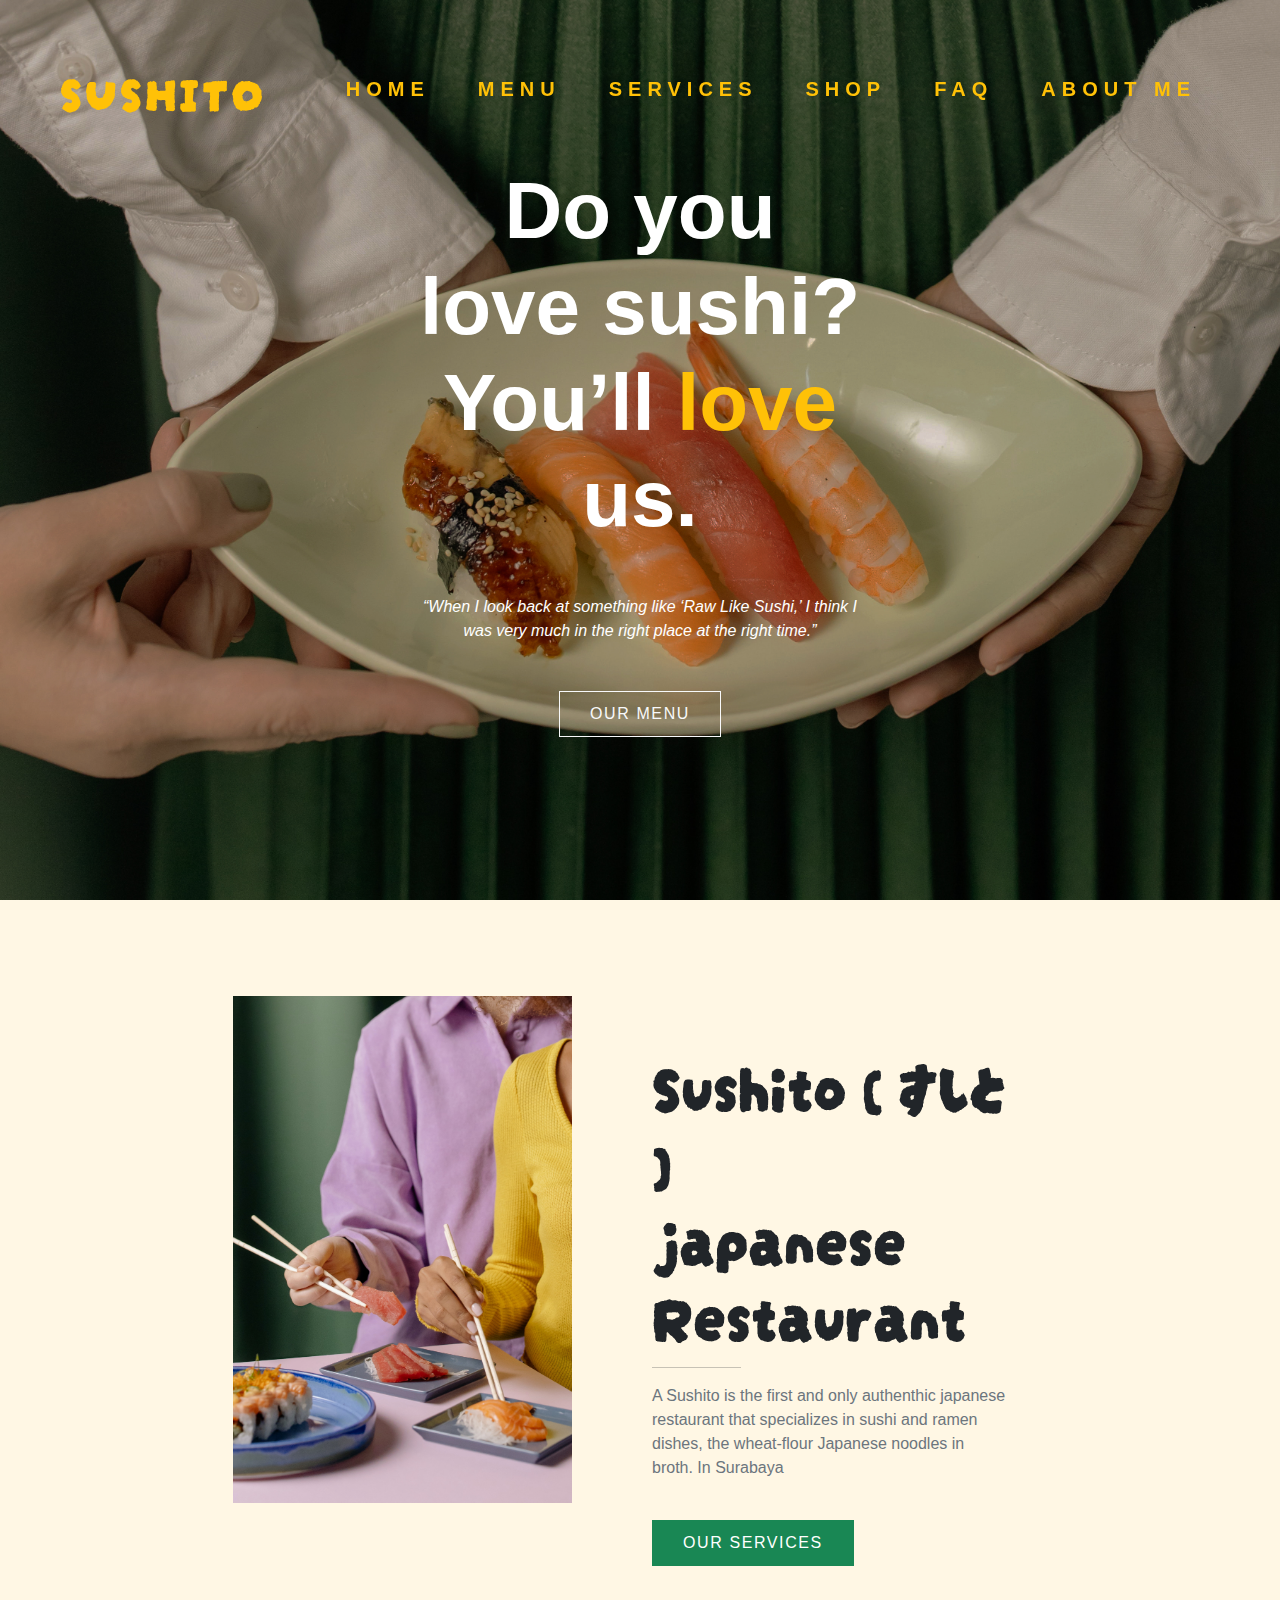
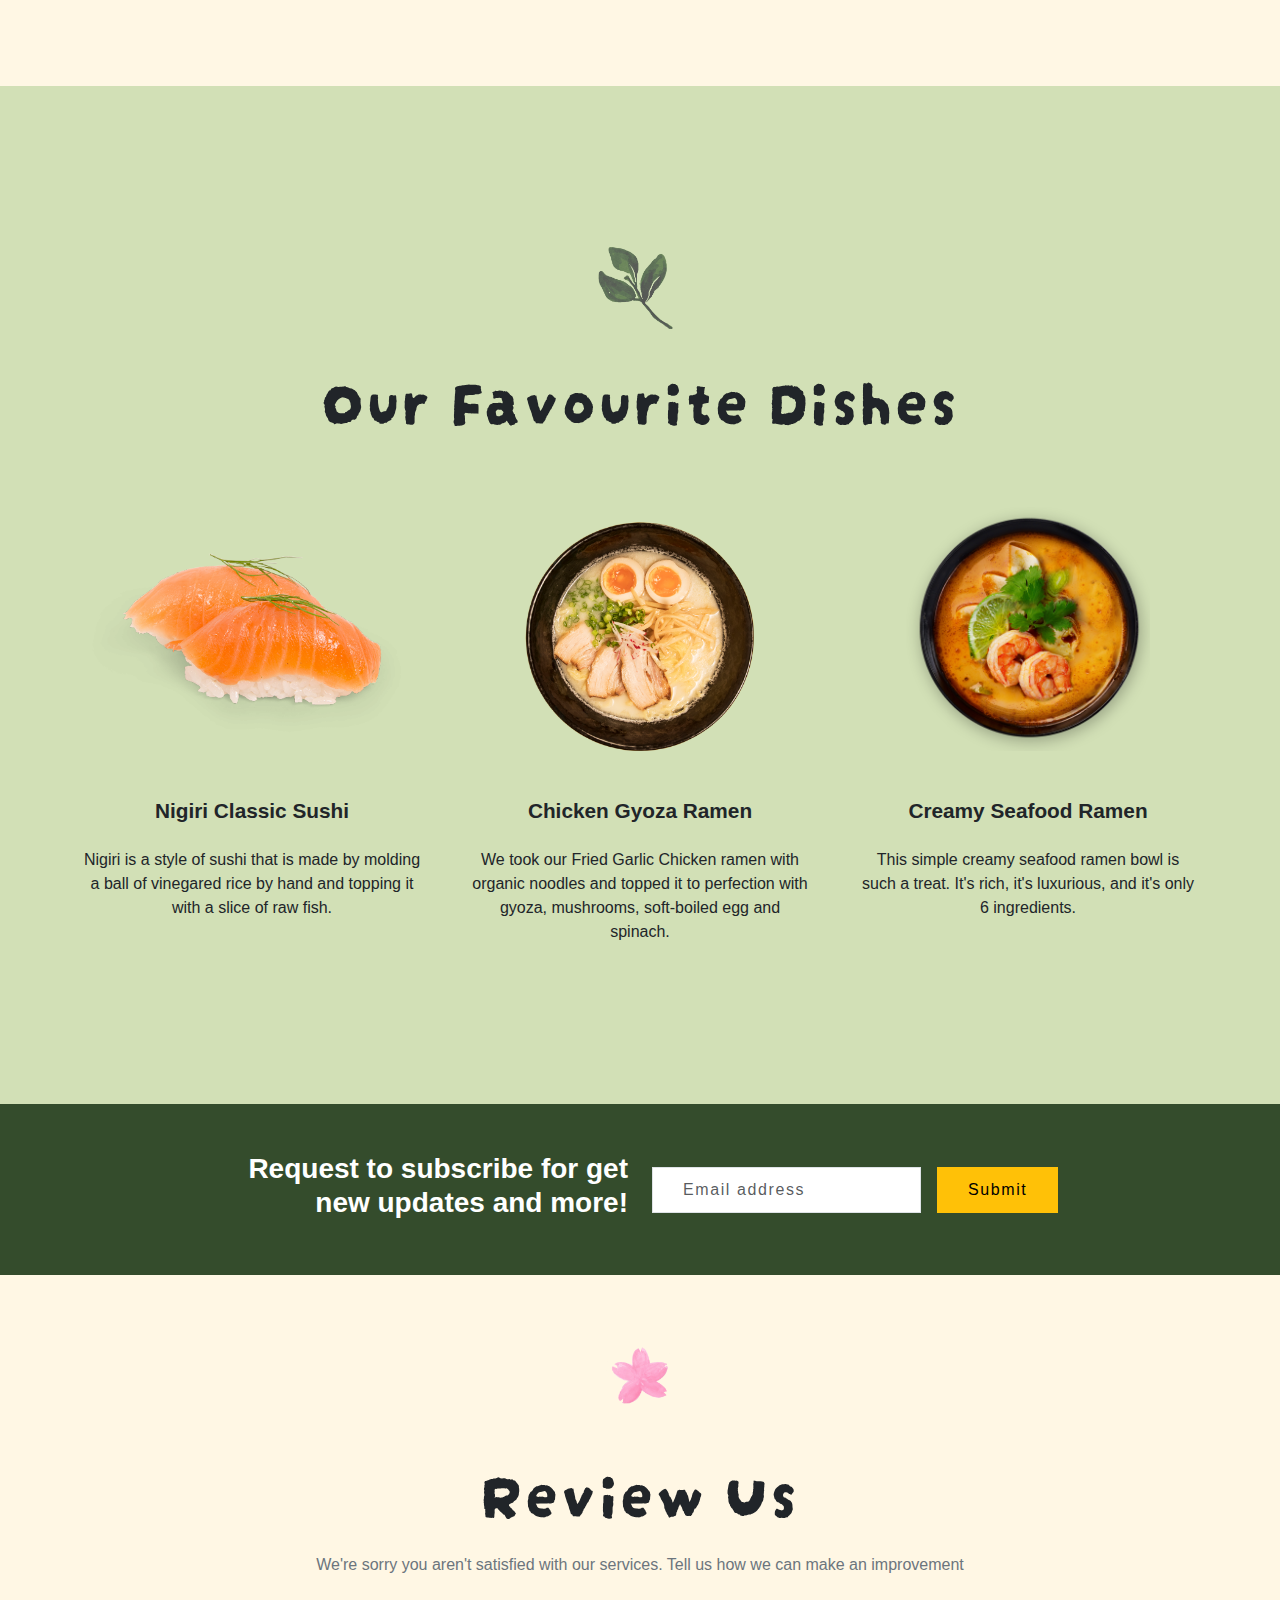
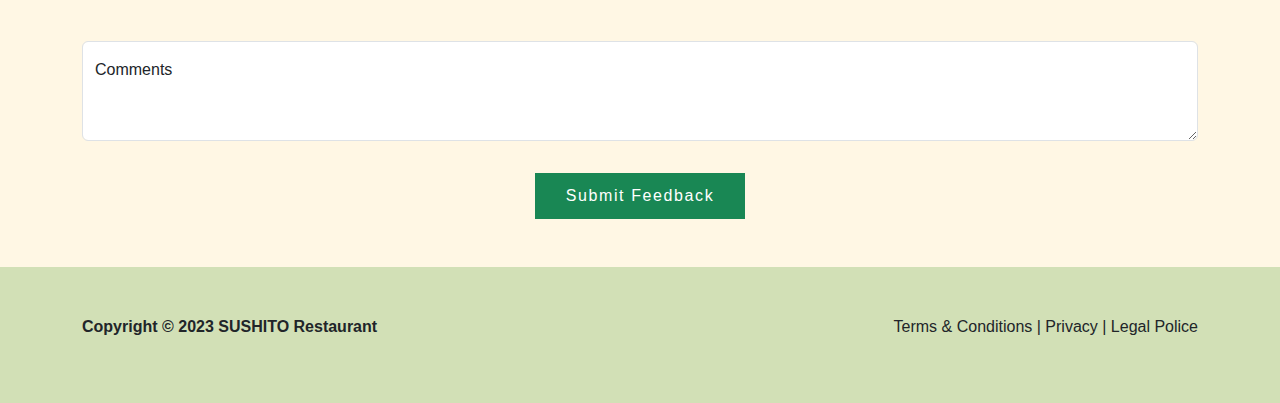
<file: index.html>
<!DOCTYPE html>
<html lang="en">
<head>
  <meta charset="UTF-8">
  <meta http-equiv="X-UA-Compatible" content="IE=edge">
  <meta name="viewport" content="width=device-width, initial-scale=1.0">
  <title>Home</title>
  <!-- link font -->
  <link rel="preconnect" href="https://fonts.googleapis.com">
  <link rel="preconnect" href="https://fonts.gstatic.com" crossorigin>
  <link href="https://fonts.googleapis.com/css2?family=Montserrat:ital,wght@0,100;0,200;0,300;0,400;0,500;0,600;0,700;0,800;1,100;1,200;1,300;1,400;1,500;1,600;1,700;1,800&display=swap" rel="stylesheet">
  <style>
    @import url('https://fonts.googleapis.com/css2?family=Montserrat:ital,wght@0,100;0,200;0,300;0,400;0,500;0,600;0,700;0,800;1,100;1,200;1,300;1,400;1,500;1,600;1,700;1,800&display=swap');
  </style>
  <link href="https://fonts.googleapis.com/css2?family=Darumadrop+One&family=Montserrat:ital,wght@0,100;0,200;0,300;0,400;0,500;0,600;0,700;0,800;1,100;1,200;1,300;1,400;1,500;1,600;1,700;1,800&display=swap" rel="stylesheet">
  <link href="https://fonts.cdnfonts.com/css/cerebri-sans" rel="stylesheet">
  <style>
    @import url('https://fonts.cdnfonts.com/css/cerebri-sans');
  </style>
  <link href="https://fonts.cdnfonts.com/css/chavter" rel="stylesheet">
  <style>
    @import url('https://fonts.cdnfonts.com/css/chavter');
  </style>
  <link href="https://fonts.cdnfonts.com/css/hakuna-sans" rel="stylesheet">
  <style>
    @import url('https://fonts.cdnfonts.com/css/hakuna-sans');
  </style>
  <link href="https://fonts.cdnfonts.com/css/dairing" rel="stylesheet">
  <style>
    @import url('https://fonts.cdnfonts.com/css/dairing');
  </style>

  <!-- link css -->
  <link rel="stylesheet" href="styles.css">
  <!-- link bootstrap -->
  <link rel="stylesheet" href="https://cdn.jsdelivr.net/npm/bootstrap@5.3.0-alpha3/dist/css/bootstrap.min.css">
  <script src="https://cdn.jsdelivr.net/npm/bootstrap@5.3.0-alpha3/dist/js/bootstrap.bundle.min.js"></script>
</head>
<body>
  <nav class="navbar navbar-expand-lg fixed-top p-5 fw-bold" style="background-color: #79111100;">
    <div class="container-fluid">
      <a class="navbar-brand text-warning" style="font-family: 'Darumadrop One', cursive;letter-spacing: 3px;
      font-weight: bolder; font-size: 3rem;" href="#">SUSHITO</a>
      <button class="navbar-toggler bg-warning" type="button" data-bs-toggle="collapse" data-bs-target="#navbarNavAltMarkup" aria-controls="navbarNavAltMarkup" aria-expanded="false" aria-label="Toggle navigation">
        <span class="navbar-toggler-icon"></span>
      </button>
      <div class="collapse navbar-collapse" id="navbarNavAltMarkup">
        <div class="navbar-nav ms-auto fs-5 nav-sec " style="letter-spacing: 6px;">
          <a class="nav-link active px-4 text-warning" aria-current="page" href="#">HOME</a>
          <a class="nav-link px-4 text-warning" href="menu.html">MENU</a>
          <a class="nav-link px-4 text-warning" href="services.html">SERVICES</a>
          <a class="nav-link px-4 text-warning" href="shop.html">SHOP</a>
          <a class="nav-link px-4 text-warning" href="faq.html">FAQ</a>
          <a class="nav-link px-4 text-warning" href="about.html">ABOUT ME</a>
        </div>
      </div>
    </div>
  </nav>
  <div class="container-fluid bg-img">
    <div class="container d-flex align-items-center justify-content-center text-center h-100">
      <div class="txt-header">
        <h1 class="mb-5 fw-bold display-1" style="color:white; filter: brightness(1);">Do you love sushi? You’ll <span class="text-warning">love</span> us.</h1>
        <p class="text-white mb-5" style="font-style: italic;">
          “When I look back at something like ‘Raw Like Sushi,’ I think I was very much in the right place at the right time.”
        </p>
        <a class="btn btn-outline-light" href="menu.html" role="button" style=" box-sizing: border-box;
        border-radius: 0px;
        padding: 10px 30px;
        letter-spacing: 0.1rem;">OUR MENU</a>
      </div>
    </div>
  </div>
  <div class="container-fluid section-welcome">
    <div class="container py-5 text-center">
      <!-- <img src="assets/sep.png" alt="" class="py-5 img-fluid mx-auto"> -->
      <div class="row py-5">
        <div class="col-5 offset-1">
          <img src="assets/org.jpg" alt="" class="img-fluid w-75">
        </div>
        <div class="col-4 text-start">
          <div class="display-3 pt-5 fw-bold" style="font-family: 'Darumadrop One', cursive;">Sushito ( すしと )
          <br>japanese Restaurant</div>
          <hr class="w-25">
          <p class="text-secondary">A Sushito is the first and only authenthic japanese restaurant that specializes in sushi and ramen dishes, the wheat-flour Japanese noodles in broth. In Surabaya</p>
          <a class="btn btn-success my-4" href="services.html" role="button" style="box-sizing: border-box;
          border-radius: 0px;
          padding: 10px 30px;
          letter-spacing: 0.1rem;">OUR SERVICES</a>
        </div>
      </div>
    </div>
  </div>
  <div class="container-fluid section-dishes">
    <div class="container align-items-center section-dishes-content">
      <div class=" text-center section-dishes-txt">
        <img src="assets/sep.png" class="img-fluid mx-auto img-sep" alt="">
        <h1 class="section-dishes-txt py-3">Our Favourite Dishes</h1>
      </div>
      <div class="row gx-5">
        <div class="col-12 col-md-4 text-center">
          <img class="img-fluid" src="assets/sushi.png" alt="">
          <h3 class="fw-bold mb-4 dish-title">Nigiri Classic Sushi</h3>
          <p>Nigiri is a style of sushi that is made by molding a ball of vinegared rice by hand and topping it with a slice of raw fish. </p>
        </div>
        <div class="col-12 col-md-4 text-center">
          <img class="img-fluid p-5" src="assets/ramen.png" alt="">
          <h3 class="fw-bold mb-4 dish-title">Chicken Gyoza Ramen</h3>
          <p>We took our Fried Garlic Chicken ramen with organic noodles and topped it to perfection with gyoza, mushrooms, soft-boiled egg and spinach. </p>
        </div>
        <div class="col-12 col-md-4 text-center">
          <img class="img-fluid p-5" src="assets/ramen2.png" alt="">
          <h3 class="fw-bold mb-4 dish-title">Creamy Seafood Ramen</h3>
          <p>This simple creamy seafood ramen bowl is such a treat. It's rich, it's luxurious, and it's only 6 ingredients. </p>
        </div>
      </div>
    </div>
  </div>
  <div class="container-fluid section-subs text-white">
    <div class="container py-5">
      <div class="row">
        <div class="col-6 text-end">
          <h3 class="fw-bold">Request to subscribe for get
            <br>
            new updates and more!</h3>
        </div>
        <div class="col-6 text-center d-flex align-items-center">
          <form class="row row-cols-lg-auto g-3 align-items-center">
            <div class="col-12">
              <label class="visually-hidden" for="inlineFormInputGroupUsername">Username</label>
              <div class="input-group">
                <input type="text" class="form-control" id="inlineFormInputGroupUsername" placeholder="Email address" style="box-sizing: border-box;
                border-radius: 0px;
                padding: 10px 30px;
                letter-spacing: 0.1rem;">
              </div>
            </div> 
            <div class="col-12">
              <button type="submit" class="btn btn-warning" style="box-sizing: border-box;
              border-radius: 0px;
              padding: 10px 30px;
              letter-spacing: 0.1rem;">Submit</button>
            </div>
          </form>
        </div>
      </div>
    </div>
  </div>
  <div class="container-fluid text-center section-review">
    <div class="container py-5">
      <img src="assets/sep2.png" class="img-fluid mx-auto img-sep-2 py-3" alt="">
      <div class="pb-5">
        <div class="py-3 txt-review-title">Review Us</div>
        <p class="text-secondary">We're sorry you aren't satisfied with our services.
        Tell us how we can make an improvement</p>
      </div>
      <div class="form-floating d-flex justify-content-center">
        <textarea class="form-control" placeholder="Leave a comment here" id="floatingTextarea2" style="height: 100px;"></textarea>
        <label for="floatingTextarea2">Comments</label>
      </div>

      <div class="py-3"></div>
      <button type="button" class="btn btn-success" data-bs-toggle="modal" data-bs-target="#exampleModal" style="box-sizing: border-box;
      border-radius: 0px;
      padding: 10px 30px;
      letter-spacing: 0.1rem;">
        Submit Feedback
      </button>

      <div class="modal fade" id="exampleModal" tabindex="-1" aria-labelledby="exampleModalLabel" aria-hidden="true">
        <div class="modal-dialog">
          <div class="modal-content p-3">
            <div class="modal-body">
              <p class="fw-bold">Submitted</p>
              Thanks so much for sharing your experience with us. We hope to see you again soon.
            </div>
              <button type="button" class="btn btn-success" data-bs-dismiss="modal">Close</button>
          </div>
        </div>
      </div>
    </div>
  </div>
  <footer>
    <div class="container py-5 d-flex justify-content-between">
      <p class="fw-bold"> Copyright &copy; 2023 SUSHITO Restaurant</p>
      <p>Terms & Conditions | Privacy | Legal Police</p>
    </div>
  </footer>
</body>
</html>
</file>
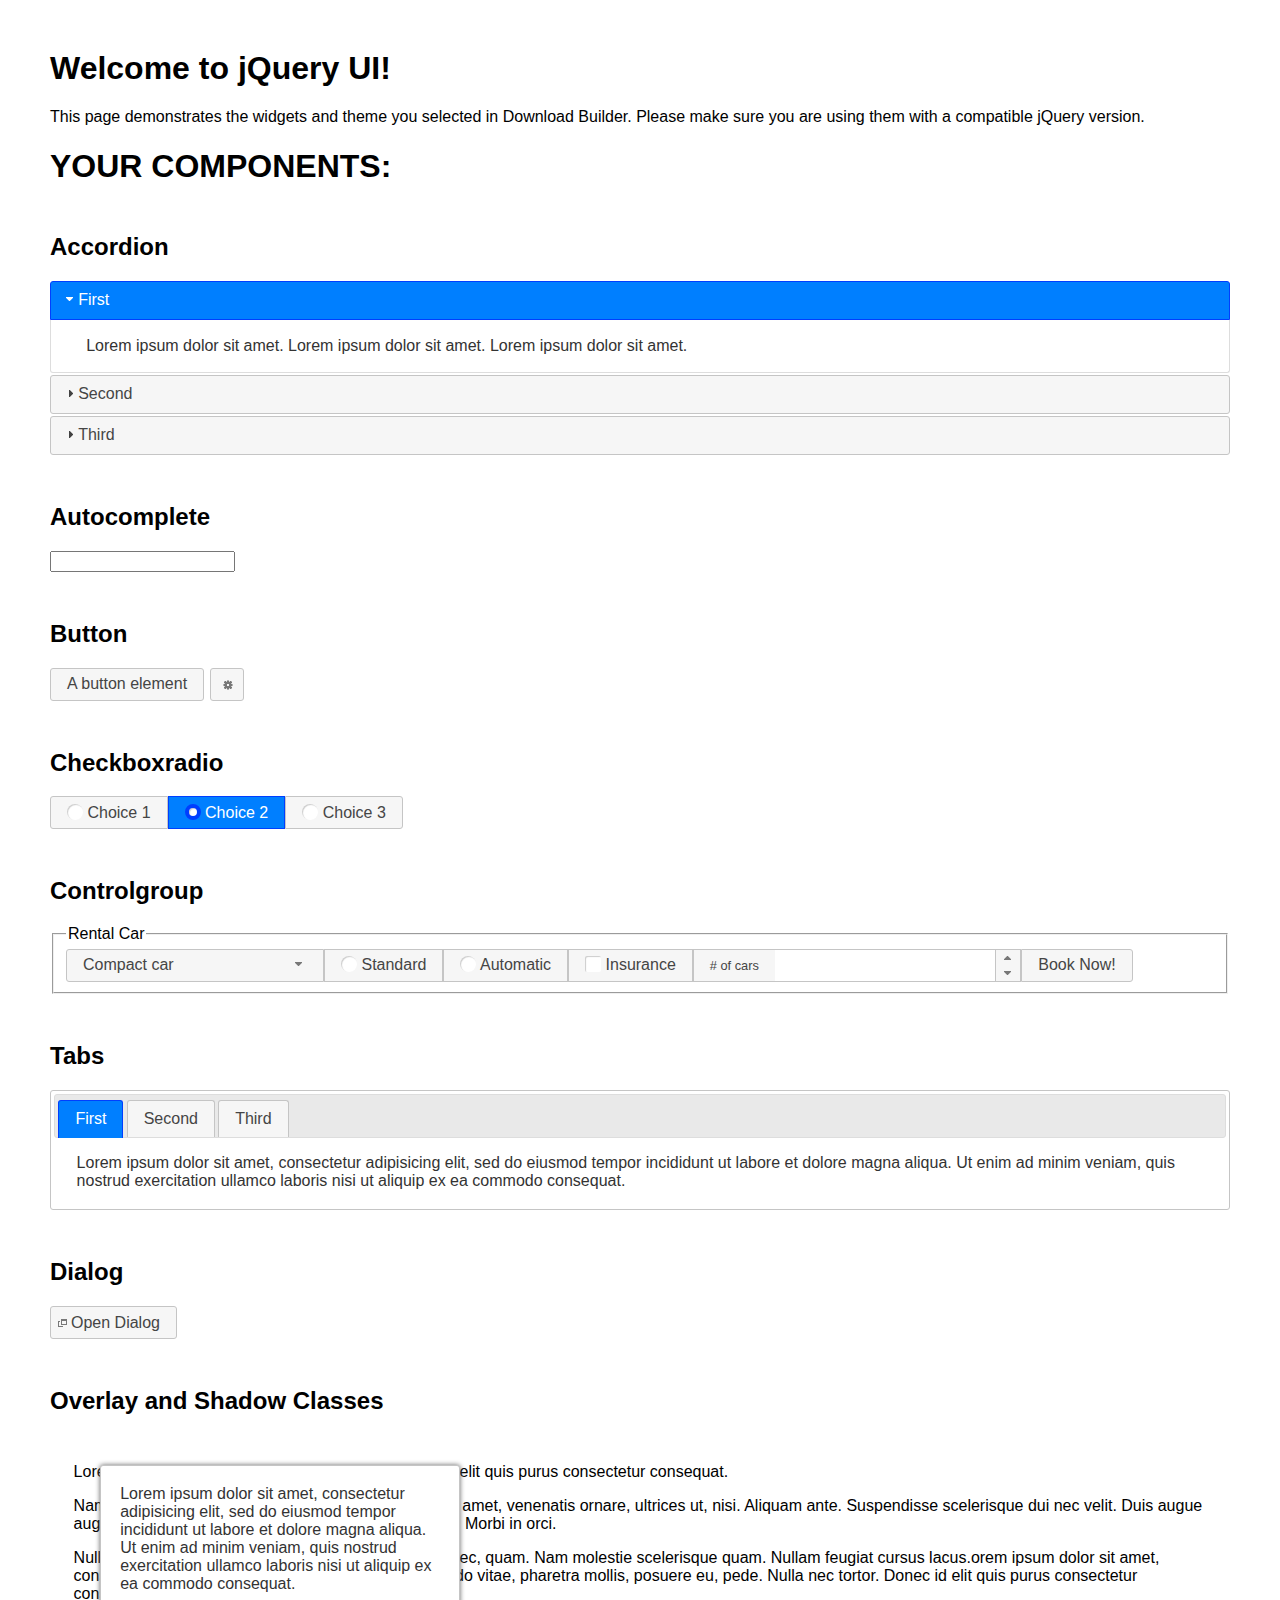
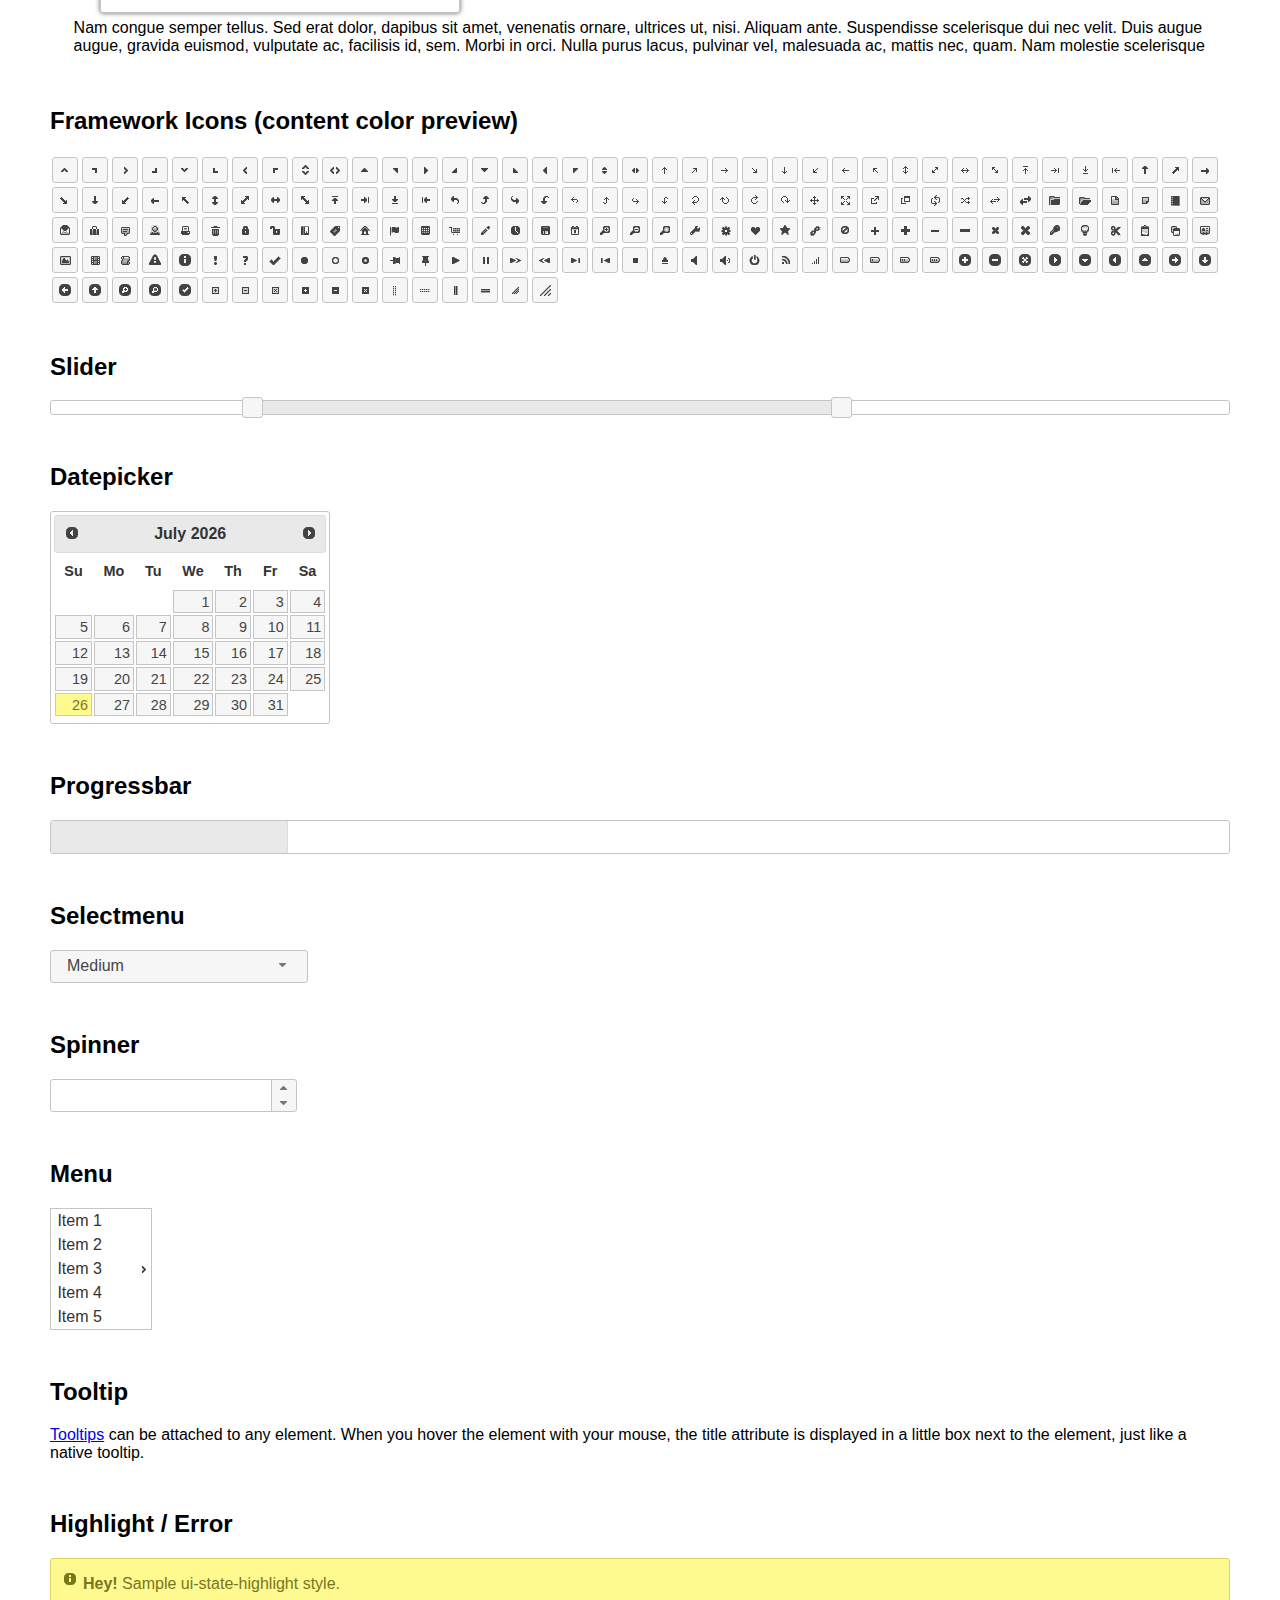
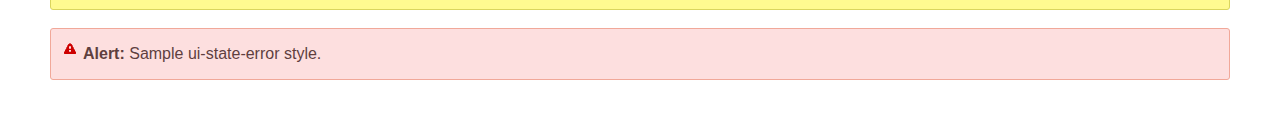
<file: js/index.html>
<!doctype html>
<html lang="us">
<head>
	<meta charset="utf-8">
	<title>jQuery UI Example Page</title>
	<link href="jquery-ui.css" rel="stylesheet">
	<style>
	body{
		font-family: "Trebuchet MS", sans-serif;
		margin: 50px;
	}
	.demoHeaders {
		margin-top: 2em;
	}
	#dialog-link {
		padding: .4em 1em .4em 20px;
		text-decoration: none;
		position: relative;
	}
	#dialog-link span.ui-icon {
		margin: 0 5px 0 0;
		position: absolute;
		left: .2em;
		top: 50%;
		margin-top: -8px;
	}
	#icons {
		margin: 0;
		padding: 0;
	}
	#icons li {
		margin: 2px;
		position: relative;
		padding: 4px 0;
		cursor: pointer;
		float: left;
		list-style: none;
	}
	#icons span.ui-icon {
		float: left;
		margin: 0 4px;
	}
	.fakewindowcontain .ui-widget-overlay {
		position: absolute;
	}
	select {
		width: 200px;
	}
	</style>
</head>
<body>

<h1>Welcome to jQuery UI!</h1>

<div class="ui-widget">
	<p>This page demonstrates the widgets and theme you selected in Download Builder. Please make sure you are using them with a compatible jQuery version.</p>
</div>

<h1>YOUR COMPONENTS:</h1>

<!-- Accordion -->
<h2 class="demoHeaders">Accordion</h2>
<div id="accordion">
	<h3>First</h3>
	<div>Lorem ipsum dolor sit amet. Lorem ipsum dolor sit amet. Lorem ipsum dolor sit amet.</div>
	<h3>Second</h3>
	<div>Phasellus mattis tincidunt nibh.</div>
	<h3>Third</h3>
	<div>Nam dui erat, auctor a, dignissim quis.</div>
</div>

<!-- Autocomplete -->
<h2 class="demoHeaders">Autocomplete</h2>
<div>
	<input id="autocomplete" title="type &quot;a&quot;">
</div>

<!-- Button -->
<h2 class="demoHeaders">Button</h2>
<button id="button">A button element</button>
<button id="button-icon">An icon-only button</button>

<!-- Checkboxradio -->
<h2 class="demoHeaders">Checkboxradio</h2>
<form style="margin-top: 1em;">
	<div id="radioset">
		<input type="radio" id="radio1" name="radio"><label for="radio1">Choice 1</label>
		<input type="radio" id="radio2" name="radio" checked="checked"><label for="radio2">Choice 2</label>
		<input type="radio" id="radio3" name="radio"><label for="radio3">Choice 3</label>
	</div>
</form>

<!-- Controlgroup -->
<h2 class="demoHeaders">Controlgroup</h2>
<fieldset>
	<legend>Rental Car</legend>
	<div id="controlgroup">
		<select id="car-type">
			<option>Compact car</option>
			<option>Midsize car</option>
			<option>Full size car</option>
			<option>SUV</option>
			<option>Luxury</option>
			<option>Truck</option>
			<option>Van</option>
		</select>
		<label for="transmission-standard">Standard</label>
		<input type="radio" name="transmission" id="transmission-standard">
		<label for="transmission-automatic">Automatic</label>
		<input type="radio" name="transmission" id="transmission-automatic">
		<label for="insurance">Insurance</label>
		<input type="checkbox" name="insurance" id="insurance">
		<label for="horizontal-spinner" class="ui-controlgroup-label"># of cars</label>
		<input id="horizontal-spinner" class="ui-spinner-input">
		<button>Book Now!</button>
	</div>
</fieldset>

<!-- Tabs -->
<h2 class="demoHeaders">Tabs</h2>
<div id="tabs">
	<ul>
		<li><a href="#tabs-1">First</a></li>
		<li><a href="#tabs-2">Second</a></li>
		<li><a href="#tabs-3">Third</a></li>
	</ul>
	<div id="tabs-1">Lorem ipsum dolor sit amet, consectetur adipisicing elit, sed do eiusmod tempor incididunt ut labore et dolore magna aliqua. Ut enim ad minim veniam, quis nostrud exercitation ullamco laboris nisi ut aliquip ex ea commodo consequat.</div>
	<div id="tabs-2">Phasellus mattis tincidunt nibh. Cras orci urna, blandit id, pretium vel, aliquet ornare, felis. Maecenas scelerisque sem non nisl. Fusce sed lorem in enim dictum bibendum.</div>
	<div id="tabs-3">Nam dui erat, auctor a, dignissim quis, sollicitudin eu, felis. Pellentesque nisi urna, interdum eget, sagittis et, consequat vestibulum, lacus. Mauris porttitor ullamcorper augue.</div>
</div>

<h2 class="demoHeaders">Dialog</h2>
<p>
	<button id="dialog-link" class="ui-button ui-corner-all ui-widget">
		<span class="ui-icon ui-icon-newwin"></span>Open Dialog
	</button>
</p>

<h2 class="demoHeaders">Overlay and Shadow Classes</h2>
<div style="position: relative; width: 96%; height: 200px; padding:1% 2%; overflow:hidden;" class="fakewindowcontain">
	<p>Lorem ipsum dolor sit amet,  Nulla nec tortor. Donec id elit quis purus consectetur consequat. </p><p>Nam congue semper tellus. Sed erat dolor, dapibus sit amet, venenatis ornare, ultrices ut, nisi. Aliquam ante. Suspendisse scelerisque dui nec velit. Duis augue augue, gravida euismod, vulputate ac, facilisis id, sem. Morbi in orci. </p><p>Nulla purus lacus, pulvinar vel, malesuada ac, mattis nec, quam. Nam molestie scelerisque quam. Nullam feugiat cursus lacus.orem ipsum dolor sit amet, consectetur adipiscing elit. Donec libero risus, commodo vitae, pharetra mollis, posuere eu, pede. Nulla nec tortor. Donec id elit quis purus consectetur consequat. </p><p>Nam congue semper tellus. Sed erat dolor, dapibus sit amet, venenatis ornare, ultrices ut, nisi. Aliquam ante. Suspendisse scelerisque dui nec velit. Duis augue augue, gravida euismod, vulputate ac, facilisis id, sem. Morbi in orci. Nulla purus lacus, pulvinar vel, malesuada ac, mattis nec, quam. Nam molestie scelerisque quam. </p><p>Nullam feugiat cursus lacus.orem ipsum dolor sit amet, consectetur adipiscing elit. Donec libero risus, commodo vitae, pharetra mollis, posuere eu, pede. Nulla nec tortor. Donec id elit quis purus consectetur consequat. Nam congue semper tellus. Sed erat dolor, dapibus sit amet, venenatis ornare, ultrices ut, nisi. Aliquam ante. </p><p>Suspendisse scelerisque dui nec velit. Duis augue augue, gravida euismod, vulputate ac, facilisis id, sem. Morbi in orci. Nulla purus lacus, pulvinar vel, malesuada ac, mattis nec, quam. Nam molestie scelerisque quam. Nullam feugiat cursus lacus.orem ipsum dolor sit amet, consectetur adipiscing elit. Donec libero risus, commodo vitae, pharetra mollis, posuere eu, pede. Nulla nec tortor. Donec id elit quis purus consectetur consequat. Nam congue semper tellus. Sed erat dolor, dapibus sit amet, venenatis ornare, ultrices ut, nisi. </p>

	<!-- ui-dialog -->
	<div class="ui-widget-overlay ui-front"></div>
	<div style="position: absolute; width: 320px; left: 50px; top: 30px; padding: 1.2em" class="ui-widget ui-front ui-widget-content ui-corner-all ui-widget-shadow">
		Lorem ipsum dolor sit amet, consectetur adipisicing elit, sed do eiusmod tempor incididunt ut labore et dolore magna aliqua. Ut enim ad minim veniam, quis nostrud exercitation ullamco laboris nisi ut aliquip ex ea commodo consequat.
	</div>

</div>

<!-- ui-dialog -->
<div id="dialog" title="Dialog Title">
	<p>Lorem ipsum dolor sit amet, consectetur adipisicing elit, sed do eiusmod tempor incididunt ut labore et dolore magna aliqua. Ut enim ad minim veniam, quis nostrud exercitation ullamco laboris nisi ut aliquip ex ea commodo consequat.</p>
</div>


<h2 class="demoHeaders">Framework Icons (content color preview)</h2>
<ul id="icons" class="ui-widget ui-helper-clearfix">
	<li class="ui-state-default ui-corner-all" title=".ui-icon-caret-1-n"><span class="ui-icon ui-icon-caret-1-n"></span></li>
	<li class="ui-state-default ui-corner-all" title=".ui-icon-caret-1-ne"><span class="ui-icon ui-icon-caret-1-ne"></span></li>
	<li class="ui-state-default ui-corner-all" title=".ui-icon-caret-1-e"><span class="ui-icon ui-icon-caret-1-e"></span></li>
	<li class="ui-state-default ui-corner-all" title=".ui-icon-caret-1-se"><span class="ui-icon ui-icon-caret-1-se"></span></li>
	<li class="ui-state-default ui-corner-all" title=".ui-icon-caret-1-s"><span class="ui-icon ui-icon-caret-1-s"></span></li>
	<li class="ui-state-default ui-corner-all" title=".ui-icon-caret-1-sw"><span class="ui-icon ui-icon-caret-1-sw"></span></li>
	<li class="ui-state-default ui-corner-all" title=".ui-icon-caret-1-w"><span class="ui-icon ui-icon-caret-1-w"></span></li>
	<li class="ui-state-default ui-corner-all" title=".ui-icon-caret-1-nw"><span class="ui-icon ui-icon-caret-1-nw"></span></li>
	<li class="ui-state-default ui-corner-all" title=".ui-icon-caret-2-n-s"><span class="ui-icon ui-icon-caret-2-n-s"></span></li>
	<li class="ui-state-default ui-corner-all" title=".ui-icon-caret-2-e-w"><span class="ui-icon ui-icon-caret-2-e-w"></span></li>
	<li class="ui-state-default ui-corner-all" title=".ui-icon-triangle-1-n"><span class="ui-icon ui-icon-triangle-1-n"></span></li>
	<li class="ui-state-default ui-corner-all" title=".ui-icon-triangle-1-ne"><span class="ui-icon ui-icon-triangle-1-ne"></span></li>
	<li class="ui-state-default ui-corner-all" title=".ui-icon-triangle-1-e"><span class="ui-icon ui-icon-triangle-1-e"></span></li>
	<li class="ui-state-default ui-corner-all" title=".ui-icon-triangle-1-se"><span class="ui-icon ui-icon-triangle-1-se"></span></li>
	<li class="ui-state-default ui-corner-all" title=".ui-icon-triangle-1-s"><span class="ui-icon ui-icon-triangle-1-s"></span></li>
	<li class="ui-state-default ui-corner-all" title=".ui-icon-triangle-1-sw"><span class="ui-icon ui-icon-triangle-1-sw"></span></li>
	<li class="ui-state-default ui-corner-all" title=".ui-icon-triangle-1-w"><span class="ui-icon ui-icon-triangle-1-w"></span></li>
	<li class="ui-state-default ui-corner-all" title=".ui-icon-triangle-1-nw"><span class="ui-icon ui-icon-triangle-1-nw"></span></li>
	<li class="ui-state-default ui-corner-all" title=".ui-icon-triangle-2-n-s"><span class="ui-icon ui-icon-triangle-2-n-s"></span></li>
	<li class="ui-state-default ui-corner-all" title=".ui-icon-triangle-2-e-w"><span class="ui-icon ui-icon-triangle-2-e-w"></span></li>
	<li class="ui-state-default ui-corner-all" title=".ui-icon-arrow-1-n"><span class="ui-icon ui-icon-arrow-1-n"></span></li>
	<li class="ui-state-default ui-corner-all" title=".ui-icon-arrow-1-ne"><span class="ui-icon ui-icon-arrow-1-ne"></span></li>
	<li class="ui-state-default ui-corner-all" title=".ui-icon-arrow-1-e"><span class="ui-icon ui-icon-arrow-1-e"></span></li>
	<li class="ui-state-default ui-corner-all" title=".ui-icon-arrow-1-se"><span class="ui-icon ui-icon-arrow-1-se"></span></li>
	<li class="ui-state-default ui-corner-all" title=".ui-icon-arrow-1-s"><span class="ui-icon ui-icon-arrow-1-s"></span></li>
	<li class="ui-state-default ui-corner-all" title=".ui-icon-arrow-1-sw"><span class="ui-icon ui-icon-arrow-1-sw"></span></li>
	<li class="ui-state-default ui-corner-all" title=".ui-icon-arrow-1-w"><span class="ui-icon ui-icon-arrow-1-w"></span></li>
	<li class="ui-state-default ui-corner-all" title=".ui-icon-arrow-1-nw"><span class="ui-icon ui-icon-arrow-1-nw"></span></li>
	<li class="ui-state-default ui-corner-all" title=".ui-icon-arrow-2-n-s"><span class="ui-icon ui-icon-arrow-2-n-s"></span></li>
	<li class="ui-state-default ui-corner-all" title=".ui-icon-arrow-2-ne-sw"><span class="ui-icon ui-icon-arrow-2-ne-sw"></span></li>
	<li class="ui-state-default ui-corner-all" title=".ui-icon-arrow-2-e-w"><span class="ui-icon ui-icon-arrow-2-e-w"></span></li>
	<li class="ui-state-default ui-corner-all" title=".ui-icon-arrow-2-se-nw"><span class="ui-icon ui-icon-arrow-2-se-nw"></span></li>
	<li class="ui-state-default ui-corner-all" title=".ui-icon-arrowstop-1-n"><span class="ui-icon ui-icon-arrowstop-1-n"></span></li>
	<li class="ui-state-default ui-corner-all" title=".ui-icon-arrowstop-1-e"><span class="ui-icon ui-icon-arrowstop-1-e"></span></li>
	<li class="ui-state-default ui-corner-all" title=".ui-icon-arrowstop-1-s"><span class="ui-icon ui-icon-arrowstop-1-s"></span></li>
	<li class="ui-state-default ui-corner-all" title=".ui-icon-arrowstop-1-w"><span class="ui-icon ui-icon-arrowstop-1-w"></span></li>
	<li class="ui-state-default ui-corner-all" title=".ui-icon-arrowthick-1-n"><span class="ui-icon ui-icon-arrowthick-1-n"></span></li>
	<li class="ui-state-default ui-corner-all" title=".ui-icon-arrowthick-1-ne"><span class="ui-icon ui-icon-arrowthick-1-ne"></span></li>
	<li class="ui-state-default ui-corner-all" title=".ui-icon-arrowthick-1-e"><span class="ui-icon ui-icon-arrowthick-1-e"></span></li>
	<li class="ui-state-default ui-corner-all" title=".ui-icon-arrowthick-1-se"><span class="ui-icon ui-icon-arrowthick-1-se"></span></li>
	<li class="ui-state-default ui-corner-all" title=".ui-icon-arrowthick-1-s"><span class="ui-icon ui-icon-arrowthick-1-s"></span></li>
	<li class="ui-state-default ui-corner-all" title=".ui-icon-arrowthick-1-sw"><span class="ui-icon ui-icon-arrowthick-1-sw"></span></li>
	<li class="ui-state-default ui-corner-all" title=".ui-icon-arrowthick-1-w"><span class="ui-icon ui-icon-arrowthick-1-w"></span></li>
	<li class="ui-state-default ui-corner-all" title=".ui-icon-arrowthick-1-nw"><span class="ui-icon ui-icon-arrowthick-1-nw"></span></li>
	<li class="ui-state-default ui-corner-all" title=".ui-icon-arrowthick-2-n-s"><span class="ui-icon ui-icon-arrowthick-2-n-s"></span></li>
	<li class="ui-state-default ui-corner-all" title=".ui-icon-arrowthick-2-ne-sw"><span class="ui-icon ui-icon-arrowthick-2-ne-sw"></span></li>
	<li class="ui-state-default ui-corner-all" title=".ui-icon-arrowthick-2-e-w"><span class="ui-icon ui-icon-arrowthick-2-e-w"></span></li>
	<li class="ui-state-default ui-corner-all" title=".ui-icon-arrowthick-2-se-nw"><span class="ui-icon ui-icon-arrowthick-2-se-nw"></span></li>
	<li class="ui-state-default ui-corner-all" title=".ui-icon-arrowthickstop-1-n"><span class="ui-icon ui-icon-arrowthickstop-1-n"></span></li>
	<li class="ui-state-default ui-corner-all" title=".ui-icon-arrowthickstop-1-e"><span class="ui-icon ui-icon-arrowthickstop-1-e"></span></li>
	<li class="ui-state-default ui-corner-all" title=".ui-icon-arrowthickstop-1-s"><span class="ui-icon ui-icon-arrowthickstop-1-s"></span></li>
	<li class="ui-state-default ui-corner-all" title=".ui-icon-arrowthickstop-1-w"><span class="ui-icon ui-icon-arrowthickstop-1-w"></span></li>
	<li class="ui-state-default ui-corner-all" title=".ui-icon-arrowreturnthick-1-w"><span class="ui-icon ui-icon-arrowreturnthick-1-w"></span></li>
	<li class="ui-state-default ui-corner-all" title=".ui-icon-arrowreturnthick-1-n"><span class="ui-icon ui-icon-arrowreturnthick-1-n"></span></li>
	<li class="ui-state-default ui-corner-all" title=".ui-icon-arrowreturnthick-1-e"><span class="ui-icon ui-icon-arrowreturnthick-1-e"></span></li>
	<li class="ui-state-default ui-corner-all" title=".ui-icon-arrowreturnthick-1-s"><span class="ui-icon ui-icon-arrowreturnthick-1-s"></span></li>
	<li class="ui-state-default ui-corner-all" title=".ui-icon-arrowreturn-1-w"><span class="ui-icon ui-icon-arrowreturn-1-w"></span></li>
	<li class="ui-state-default ui-corner-all" title=".ui-icon-arrowreturn-1-n"><span class="ui-icon ui-icon-arrowreturn-1-n"></span></li>
	<li class="ui-state-default ui-corner-all" title=".ui-icon-arrowreturn-1-e"><span class="ui-icon ui-icon-arrowreturn-1-e"></span></li>
	<li class="ui-state-default ui-corner-all" title=".ui-icon-arrowreturn-1-s"><span class="ui-icon ui-icon-arrowreturn-1-s"></span></li>
	<li class="ui-state-default ui-corner-all" title=".ui-icon-arrowrefresh-1-w"><span class="ui-icon ui-icon-arrowrefresh-1-w"></span></li>
	<li class="ui-state-default ui-corner-all" title=".ui-icon-arrowrefresh-1-n"><span class="ui-icon ui-icon-arrowrefresh-1-n"></span></li>
	<li class="ui-state-default ui-corner-all" title=".ui-icon-arrowrefresh-1-e"><span class="ui-icon ui-icon-arrowrefresh-1-e"></span></li>
	<li class="ui-state-default ui-corner-all" title=".ui-icon-arrowrefresh-1-s"><span class="ui-icon ui-icon-arrowrefresh-1-s"></span></li>
	<li class="ui-state-default ui-corner-all" title=".ui-icon-arrow-4"><span class="ui-icon ui-icon-arrow-4"></span></li>
	<li class="ui-state-default ui-corner-all" title=".ui-icon-arrow-4-diag"><span class="ui-icon ui-icon-arrow-4-diag"></span></li>
	<li class="ui-state-default ui-corner-all" title=".ui-icon-extlink"><span class="ui-icon ui-icon-extlink"></span></li>
	<li class="ui-state-default ui-corner-all" title=".ui-icon-newwin"><span class="ui-icon ui-icon-newwin"></span></li>
	<li class="ui-state-default ui-corner-all" title=".ui-icon-refresh"><span class="ui-icon ui-icon-refresh"></span></li>
	<li class="ui-state-default ui-corner-all" title=".ui-icon-shuffle"><span class="ui-icon ui-icon-shuffle"></span></li>
	<li class="ui-state-default ui-corner-all" title=".ui-icon-transfer-e-w"><span class="ui-icon ui-icon-transfer-e-w"></span></li>
	<li class="ui-state-default ui-corner-all" title=".ui-icon-transferthick-e-w"><span class="ui-icon ui-icon-transferthick-e-w"></span></li>
	<li class="ui-state-default ui-corner-all" title=".ui-icon-folder-collapsed"><span class="ui-icon ui-icon-folder-collapsed"></span></li>
	<li class="ui-state-default ui-corner-all" title=".ui-icon-folder-open"><span class="ui-icon ui-icon-folder-open"></span></li>
	<li class="ui-state-default ui-corner-all" title=".ui-icon-document"><span class="ui-icon ui-icon-document"></span></li>
	<li class="ui-state-default ui-corner-all" title=".ui-icon-document-b"><span class="ui-icon ui-icon-document-b"></span></li>
	<li class="ui-state-default ui-corner-all" title=".ui-icon-note"><span class="ui-icon ui-icon-note"></span></li>
	<li class="ui-state-default ui-corner-all" title=".ui-icon-mail-closed"><span class="ui-icon ui-icon-mail-closed"></span></li>
	<li class="ui-state-default ui-corner-all" title=".ui-icon-mail-open"><span class="ui-icon ui-icon-mail-open"></span></li>
	<li class="ui-state-default ui-corner-all" title=".ui-icon-suitcase"><span class="ui-icon ui-icon-suitcase"></span></li>
	<li class="ui-state-default ui-corner-all" title=".ui-icon-comment"><span class="ui-icon ui-icon-comment"></span></li>
	<li class="ui-state-default ui-corner-all" title=".ui-icon-person"><span class="ui-icon ui-icon-person"></span></li>
	<li class="ui-state-default ui-corner-all" title=".ui-icon-print"><span class="ui-icon ui-icon-print"></span></li>
	<li class="ui-state-default ui-corner-all" title=".ui-icon-trash"><span class="ui-icon ui-icon-trash"></span></li>
	<li class="ui-state-default ui-corner-all" title=".ui-icon-locked"><span class="ui-icon ui-icon-locked"></span></li>
	<li class="ui-state-default ui-corner-all" title=".ui-icon-unlocked"><span class="ui-icon ui-icon-unlocked"></span></li>
	<li class="ui-state-default ui-corner-all" title=".ui-icon-bookmark"><span class="ui-icon ui-icon-bookmark"></span></li>
	<li class="ui-state-default ui-corner-all" title=".ui-icon-tag"><span class="ui-icon ui-icon-tag"></span></li>
	<li class="ui-state-default ui-corner-all" title=".ui-icon-home"><span class="ui-icon ui-icon-home"></span></li>
	<li class="ui-state-default ui-corner-all" title=".ui-icon-flag"><span class="ui-icon ui-icon-flag"></span></li>
	<li class="ui-state-default ui-corner-all" title=".ui-icon-calculator"><span class="ui-icon ui-icon-calculator"></span></li>
	<li class="ui-state-default ui-corner-all" title=".ui-icon-cart"><span class="ui-icon ui-icon-cart"></span></li>
	<li class="ui-state-default ui-corner-all" title=".ui-icon-pencil"><span class="ui-icon ui-icon-pencil"></span></li>
	<li class="ui-state-default ui-corner-all" title=".ui-icon-clock"><span class="ui-icon ui-icon-clock"></span></li>
	<li class="ui-state-default ui-corner-all" title=".ui-icon-disk"><span class="ui-icon ui-icon-disk"></span></li>
	<li class="ui-state-default ui-corner-all" title=".ui-icon-calendar"><span class="ui-icon ui-icon-calendar"></span></li>
	<li class="ui-state-default ui-corner-all" title=".ui-icon-zoomin"><span class="ui-icon ui-icon-zoomin"></span></li>
	<li class="ui-state-default ui-corner-all" title=".ui-icon-zoomout"><span class="ui-icon ui-icon-zoomout"></span></li>
	<li class="ui-state-default ui-corner-all" title=".ui-icon-search"><span class="ui-icon ui-icon-search"></span></li>
	<li class="ui-state-default ui-corner-all" title=".ui-icon-wrench"><span class="ui-icon ui-icon-wrench"></span></li>
	<li class="ui-state-default ui-corner-all" title=".ui-icon-gear"><span class="ui-icon ui-icon-gear"></span></li>
	<li class="ui-state-default ui-corner-all" title=".ui-icon-heart"><span class="ui-icon ui-icon-heart"></span></li>
	<li class="ui-state-default ui-corner-all" title=".ui-icon-star"><span class="ui-icon ui-icon-star"></span></li>
	<li class="ui-state-default ui-corner-all" title=".ui-icon-link"><span class="ui-icon ui-icon-link"></span></li>
	<li class="ui-state-default ui-corner-all" title=".ui-icon-cancel"><span class="ui-icon ui-icon-cancel"></span></li>
	<li class="ui-state-default ui-corner-all" title=".ui-icon-plus"><span class="ui-icon ui-icon-plus"></span></li>
	<li class="ui-state-default ui-corner-all" title=".ui-icon-plusthick"><span class="ui-icon ui-icon-plusthick"></span></li>
	<li class="ui-state-default ui-corner-all" title=".ui-icon-minus"><span class="ui-icon ui-icon-minus"></span></li>
	<li class="ui-state-default ui-corner-all" title=".ui-icon-minusthick"><span class="ui-icon ui-icon-minusthick"></span></li>
	<li class="ui-state-default ui-corner-all" title=".ui-icon-close"><span class="ui-icon ui-icon-close"></span></li>
	<li class="ui-state-default ui-corner-all" title=".ui-icon-closethick"><span class="ui-icon ui-icon-closethick"></span></li>
	<li class="ui-state-default ui-corner-all" title=".ui-icon-key"><span class="ui-icon ui-icon-key"></span></li>
	<li class="ui-state-default ui-corner-all" title=".ui-icon-lightbulb"><span class="ui-icon ui-icon-lightbulb"></span></li>
	<li class="ui-state-default ui-corner-all" title=".ui-icon-scissors"><span class="ui-icon ui-icon-scissors"></span></li>
	<li class="ui-state-default ui-corner-all" title=".ui-icon-clipboard"><span class="ui-icon ui-icon-clipboard"></span></li>
	<li class="ui-state-default ui-corner-all" title=".ui-icon-copy"><span class="ui-icon ui-icon-copy"></span></li>
	<li class="ui-state-default ui-corner-all" title=".ui-icon-contact"><span class="ui-icon ui-icon-contact"></span></li>
	<li class="ui-state-default ui-corner-all" title=".ui-icon-image"><span class="ui-icon ui-icon-image"></span></li>
	<li class="ui-state-default ui-corner-all" title=".ui-icon-video"><span class="ui-icon ui-icon-video"></span></li>
	<li class="ui-state-default ui-corner-all" title=".ui-icon-script"><span class="ui-icon ui-icon-script"></span></li>
	<li class="ui-state-default ui-corner-all" title=".ui-icon-alert"><span class="ui-icon ui-icon-alert"></span></li>
	<li class="ui-state-default ui-corner-all" title=".ui-icon-info"><span class="ui-icon ui-icon-info"></span></li>
	<li class="ui-state-default ui-corner-all" title=".ui-icon-notice"><span class="ui-icon ui-icon-notice"></span></li>
	<li class="ui-state-default ui-corner-all" title=".ui-icon-help"><span class="ui-icon ui-icon-help"></span></li>
	<li class="ui-state-default ui-corner-all" title=".ui-icon-check"><span class="ui-icon ui-icon-check"></span></li>
	<li class="ui-state-default ui-corner-all" title=".ui-icon-bullet"><span class="ui-icon ui-icon-bullet"></span></li>
	<li class="ui-state-default ui-corner-all" title=".ui-icon-radio-off"><span class="ui-icon ui-icon-radio-off"></span></li>
	<li class="ui-state-default ui-corner-all" title=".ui-icon-radio-on"><span class="ui-icon ui-icon-radio-on"></span></li>
	<li class="ui-state-default ui-corner-all" title=".ui-icon-pin-w"><span class="ui-icon ui-icon-pin-w"></span></li>
	<li class="ui-state-default ui-corner-all" title=".ui-icon-pin-s"><span class="ui-icon ui-icon-pin-s"></span></li>
	<li class="ui-state-default ui-corner-all" title=".ui-icon-play"><span class="ui-icon ui-icon-play"></span></li>
	<li class="ui-state-default ui-corner-all" title=".ui-icon-pause"><span class="ui-icon ui-icon-pause"></span></li>
	<li class="ui-state-default ui-corner-all" title=".ui-icon-seek-next"><span class="ui-icon ui-icon-seek-next"></span></li>
	<li class="ui-state-default ui-corner-all" title=".ui-icon-seek-prev"><span class="ui-icon ui-icon-seek-prev"></span></li>
	<li class="ui-state-default ui-corner-all" title=".ui-icon-seek-end"><span class="ui-icon ui-icon-seek-end"></span></li>
	<li class="ui-state-default ui-corner-all" title=".ui-icon-seek-first"><span class="ui-icon ui-icon-seek-first"></span></li>
	<li class="ui-state-default ui-corner-all" title=".ui-icon-stop"><span class="ui-icon ui-icon-stop"></span></li>
	<li class="ui-state-default ui-corner-all" title=".ui-icon-eject"><span class="ui-icon ui-icon-eject"></span></li>
	<li class="ui-state-default ui-corner-all" title=".ui-icon-volume-off"><span class="ui-icon ui-icon-volume-off"></span></li>
	<li class="ui-state-default ui-corner-all" title=".ui-icon-volume-on"><span class="ui-icon ui-icon-volume-on"></span></li>
	<li class="ui-state-default ui-corner-all" title=".ui-icon-power"><span class="ui-icon ui-icon-power"></span></li>
	<li class="ui-state-default ui-corner-all" title=".ui-icon-signal-diag"><span class="ui-icon ui-icon-signal-diag"></span></li>
	<li class="ui-state-default ui-corner-all" title=".ui-icon-signal"><span class="ui-icon ui-icon-signal"></span></li>
	<li class="ui-state-default ui-corner-all" title=".ui-icon-battery-0"><span class="ui-icon ui-icon-battery-0"></span></li>
	<li class="ui-state-default ui-corner-all" title=".ui-icon-battery-1"><span class="ui-icon ui-icon-battery-1"></span></li>
	<li class="ui-state-default ui-corner-all" title=".ui-icon-battery-2"><span class="ui-icon ui-icon-battery-2"></span></li>
	<li class="ui-state-default ui-corner-all" title=".ui-icon-battery-3"><span class="ui-icon ui-icon-battery-3"></span></li>
	<li class="ui-state-default ui-corner-all" title=".ui-icon-circle-plus"><span class="ui-icon ui-icon-circle-plus"></span></li>
	<li class="ui-state-default ui-corner-all" title=".ui-icon-circle-minus"><span class="ui-icon ui-icon-circle-minus"></span></li>
	<li class="ui-state-default ui-corner-all" title=".ui-icon-circle-close"><span class="ui-icon ui-icon-circle-close"></span></li>
	<li class="ui-state-default ui-corner-all" title=".ui-icon-circle-triangle-e"><span class="ui-icon ui-icon-circle-triangle-e"></span></li>
	<li class="ui-state-default ui-corner-all" title=".ui-icon-circle-triangle-s"><span class="ui-icon ui-icon-circle-triangle-s"></span></li>
	<li class="ui-state-default ui-corner-all" title=".ui-icon-circle-triangle-w"><span class="ui-icon ui-icon-circle-triangle-w"></span></li>
	<li class="ui-state-default ui-corner-all" title=".ui-icon-circle-triangle-n"><span class="ui-icon ui-icon-circle-triangle-n"></span></li>
	<li class="ui-state-default ui-corner-all" title=".ui-icon-circle-arrow-e"><span class="ui-icon ui-icon-circle-arrow-e"></span></li>
	<li class="ui-state-default ui-corner-all" title=".ui-icon-circle-arrow-s"><span class="ui-icon ui-icon-circle-arrow-s"></span></li>
	<li class="ui-state-default ui-corner-all" title=".ui-icon-circle-arrow-w"><span class="ui-icon ui-icon-circle-arrow-w"></span></li>
	<li class="ui-state-default ui-corner-all" title=".ui-icon-circle-arrow-n"><span class="ui-icon ui-icon-circle-arrow-n"></span></li>
	<li class="ui-state-default ui-corner-all" title=".ui-icon-circle-zoomin"><span class="ui-icon ui-icon-circle-zoomin"></span></li>
	<li class="ui-state-default ui-corner-all" title=".ui-icon-circle-zoomout"><span class="ui-icon ui-icon-circle-zoomout"></span></li>
	<li class="ui-state-default ui-corner-all" title=".ui-icon-circle-check"><span class="ui-icon ui-icon-circle-check"></span></li>
	<li class="ui-state-default ui-corner-all" title=".ui-icon-circlesmall-plus"><span class="ui-icon ui-icon-circlesmall-plus"></span></li>
	<li class="ui-state-default ui-corner-all" title=".ui-icon-circlesmall-minus"><span class="ui-icon ui-icon-circlesmall-minus"></span></li>
	<li class="ui-state-default ui-corner-all" title=".ui-icon-circlesmall-close"><span class="ui-icon ui-icon-circlesmall-close"></span></li>
	<li class="ui-state-default ui-corner-all" title=".ui-icon-squaresmall-plus"><span class="ui-icon ui-icon-squaresmall-plus"></span></li>
	<li class="ui-state-default ui-corner-all" title=".ui-icon-squaresmall-minus"><span class="ui-icon ui-icon-squaresmall-minus"></span></li>
	<li class="ui-state-default ui-corner-all" title=".ui-icon-squaresmall-close"><span class="ui-icon ui-icon-squaresmall-close"></span></li>
	<li class="ui-state-default ui-corner-all" title=".ui-icon-grip-dotted-vertical"><span class="ui-icon ui-icon-grip-dotted-vertical"></span></li>
	<li class="ui-state-default ui-corner-all" title=".ui-icon-grip-dotted-horizontal"><span class="ui-icon ui-icon-grip-dotted-horizontal"></span></li>
	<li class="ui-state-default ui-corner-all" title=".ui-icon-grip-solid-vertical"><span class="ui-icon ui-icon-grip-solid-vertical"></span></li>
	<li class="ui-state-default ui-corner-all" title=".ui-icon-grip-solid-horizontal"><span class="ui-icon ui-icon-grip-solid-horizontal"></span></li>
	<li class="ui-state-default ui-corner-all" title=".ui-icon-gripsmall-diagonal-se"><span class="ui-icon ui-icon-gripsmall-diagonal-se"></span></li>
	<li class="ui-state-default ui-corner-all" title=".ui-icon-grip-diagonal-se"><span class="ui-icon ui-icon-grip-diagonal-se"></span></li>
</ul>

<!-- Slider -->
<h2 class="demoHeaders">Slider</h2>
<div id="slider"></div>

<!-- Datepicker -->
<h2 class="demoHeaders">Datepicker</h2>
<div id="datepicker"></div>

<!-- Progressbar -->
<h2 class="demoHeaders">Progressbar</h2>
<div id="progressbar"></div>

<!-- Progressbar -->
<h2 class="demoHeaders">Selectmenu</h2>
<select id="selectmenu">
	<option>Slower</option>
	<option>Slow</option>
	<option selected="selected">Medium</option>
	<option>Fast</option>
	<option>Faster</option>
</select>

<!-- Spinner -->
<h2 class="demoHeaders">Spinner</h2>
<input id="spinner">

<!-- Menu -->
<h2 class="demoHeaders">Menu</h2>
<ul style="width:100px;" id="menu">
	<li><div>Item 1</div></li>
	<li><div>Item 2</div></li>
	<li><div>Item 3</div>
		<ul>
			<li><div>Item 3-1</div></li>
			<li><div>Item 3-2</div></li>
			<li><div>Item 3-3</div></li>
			<li><div>Item 3-4</div></li>
			<li><div>Item 3-5</div></li>
		</ul>
	</li>
	<li><div>Item 4</div></li>
	<li><div>Item 5</div></li>
</ul>

<!-- Tooltip -->
<h2 class="demoHeaders">Tooltip</h2>
<p id="tooltip">
	<a href="#" title="That&apos;s what this widget is">Tooltips</a> can be attached to any element. When you hover
the element with your mouse, the title attribute is displayed in a little box next to the element, just like a native tooltip.
</p>

<!-- Highlight / Error -->
<h2 class="demoHeaders">Highlight / Error</h2>
<div class="ui-widget">
	<div class="ui-state-highlight ui-corner-all" style="margin-top: 20px; padding: 0 .7em;">
		<p><span class="ui-icon ui-icon-info" style="float: left; margin-right: .3em;"></span>
		<strong>Hey!</strong> Sample ui-state-highlight style.</p>
	</div>
</div>
<br>
<div class="ui-widget">
	<div class="ui-state-error ui-corner-all" style="padding: 0 .7em;">
		<p><span class="ui-icon ui-icon-alert" style="float: left; margin-right: .3em;"></span>
		<strong>Alert:</strong> Sample ui-state-error style.</p>
	</div>
</div>

<script src="external/jquery/jquery.js"></script>
<script src="jquery-ui.js"></script>
<script>
$( "#accordion" ).accordion();

var availableTags = [
	"ActionScript",
	"AppleScript",
	"Asp",
	"BASIC",
	"C",
	"C++",
	"Clojure",
	"COBOL",
	"ColdFusion",
	"Erlang",
	"Fortran",
	"Groovy",
	"Haskell",
	"Java",
	"JavaScript",
	"Lisp",
	"Perl",
	"PHP",
	"Python",
	"Ruby",
	"Scala",
	"Scheme"
];
$( "#autocomplete" ).autocomplete({
	source: availableTags
});

$( "#button" ).button();
$( "#button-icon" ).button({
	icon: "ui-icon-gear",
	showLabel: false
});

$( "#radioset" ).buttonset();

$( "#controlgroup" ).controlgroup();

$( "#tabs" ).tabs();

$( "#dialog" ).dialog({
	autoOpen: false,
	width: 400,
	buttons: [
		{
			text: "Ok",
			click: function() {
				$( this ).dialog( "close" );
			}
		},
		{
			text: "Cancel",
			click: function() {
				$( this ).dialog( "close" );
			}
		}
	]
});

// Link to open the dialog
$( "#dialog-link" ).click(function( event ) {
	$( "#dialog" ).dialog( "open" );
	event.preventDefault();
});

$( "#datepicker" ).datepicker({
	inline: true
});

$( "#slider" ).slider({
	range: true,
	values: [ 17, 67 ]
});

$( "#progressbar" ).progressbar({
	value: 20
});

$( "#spinner" ).spinner();

$( "#menu" ).menu();

$( "#tooltip" ).tooltip();

$( "#selectmenu" ).selectmenu();

// Hover states on the static widgets
$( "#dialog-link, #icons li" ).hover(
	function() {
		$( this ).addClass( "ui-state-hover" );
	},
	function() {
		$( this ).removeClass( "ui-state-hover" );
	}
);
</script>
</body>
</html>
</file>
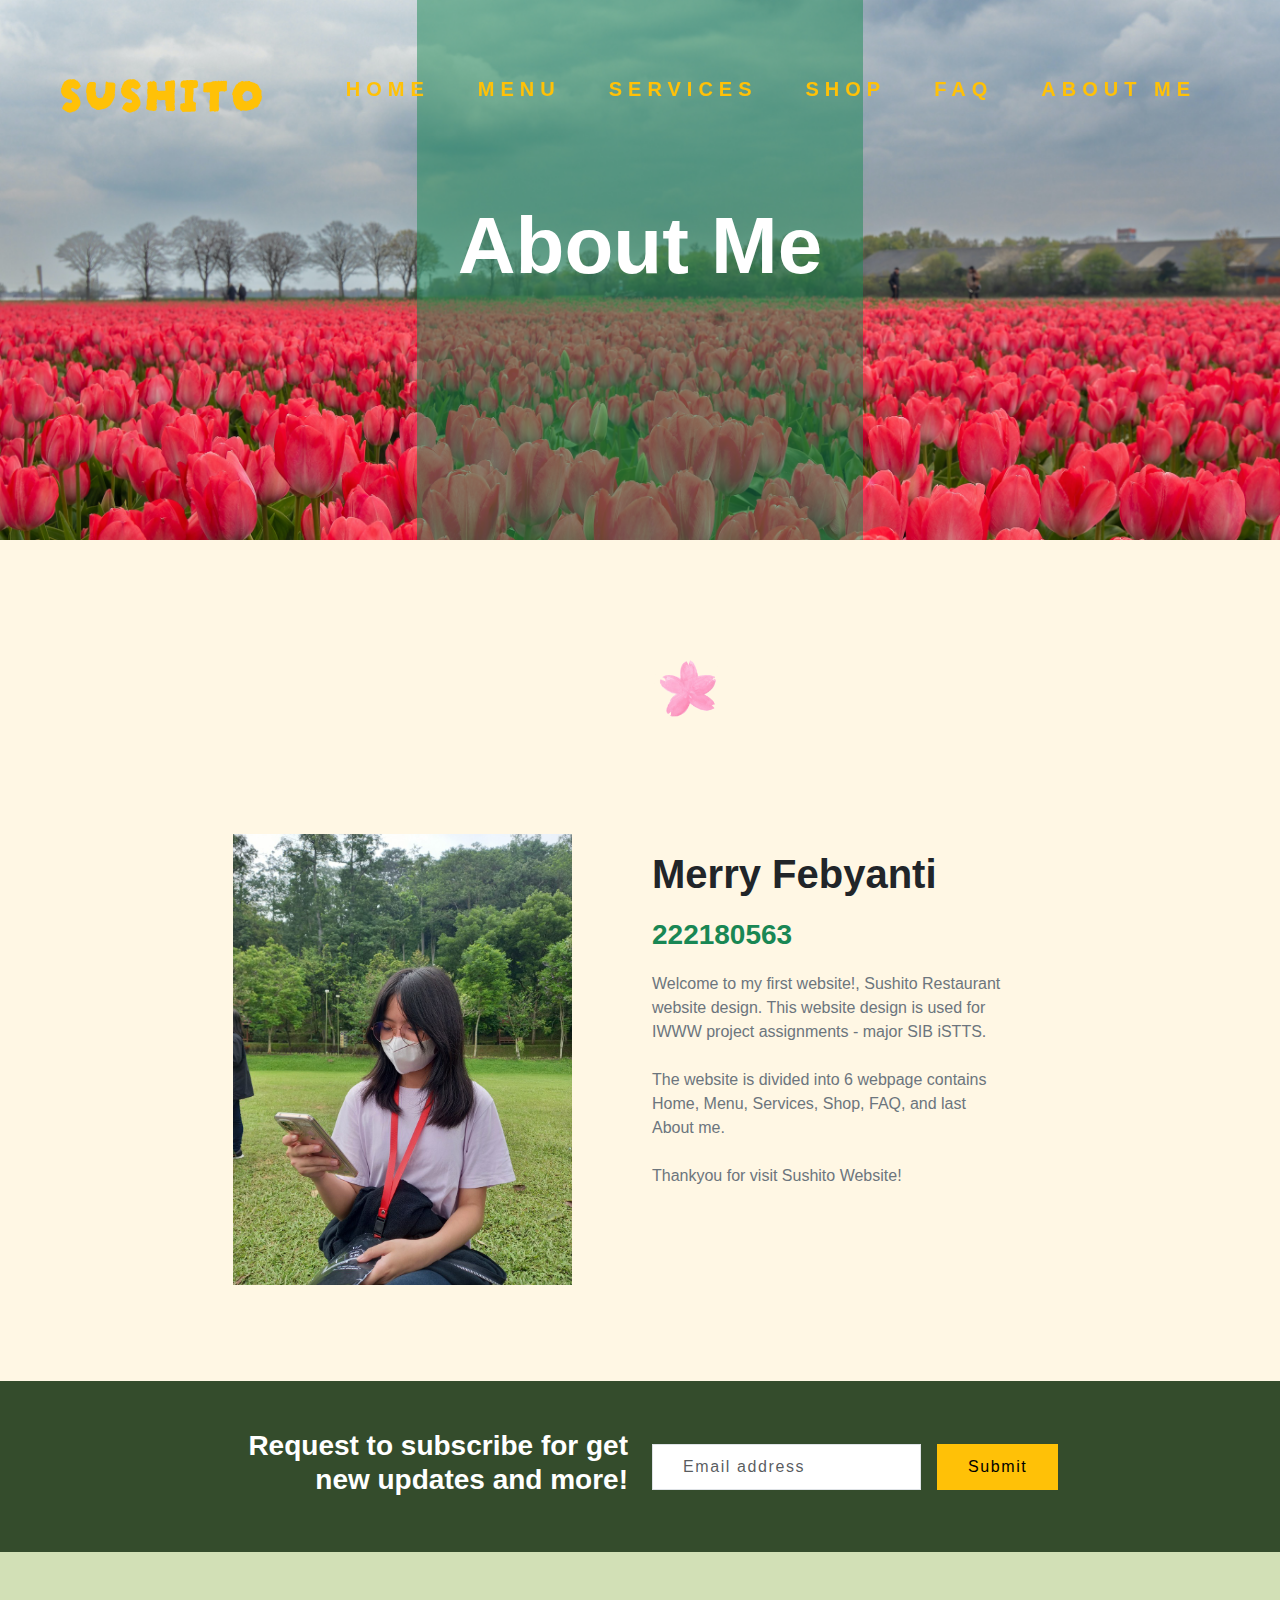
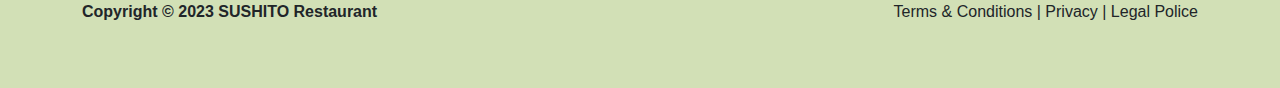
<file: about.html>
<!DOCTYPE html>
<html lang="en">
<head>
  <meta charset="UTF-8">
  <meta http-equiv="X-UA-Compatible" content="IE=edge">
  <meta name="viewport" content="width=device-width, initial-scale=1.0">
  <title>FAQ</title>
  <!-- link font -->
  <link rel="preconnect" href="https://fonts.googleapis.com">
  <link rel="preconnect" href="https://fonts.gstatic.com" crossorigin>
  <link href="https://fonts.googleapis.com/css2?family=Montserrat:ital,wght@0,100;0,200;0,300;0,400;0,500;0,600;0,700;0,800;1,100;1,200;1,300;1,400;1,500;1,600;1,700;1,800&display=swap" rel="stylesheet">
  <style>
    @import url('https://fonts.googleapis.com/css2?family=Montserrat:ital,wght@0,100;0,200;0,300;0,400;0,500;0,600;0,700;0,800;1,100;1,200;1,300;1,400;1,500;1,600;1,700;1,800&display=swap');
  </style>
  <link href="https://fonts.googleapis.com/css2?family=Darumadrop+One&family=Montserrat:ital,wght@0,100;0,200;0,300;0,400;0,500;0,600;0,700;0,800;1,100;1,200;1,300;1,400;1,500;1,600;1,700;1,800&display=swap" rel="stylesheet">
  <link href="https://fonts.cdnfonts.com/css/cerebri-sans" rel="stylesheet">
  <style>
    @import url('https://fonts.cdnfonts.com/css/cerebri-sans');
  </style>
  <link href="https://fonts.cdnfonts.com/css/chavter" rel="stylesheet">
  <style>
    @import url('https://fonts.cdnfonts.com/css/chavter');
  </style>
  <link href="https://fonts.cdnfonts.com/css/hakuna-sans" rel="stylesheet">
  <style>
    @import url('https://fonts.cdnfonts.com/css/hakuna-sans');
  </style>
  <link href="https://fonts.cdnfonts.com/css/dairing" rel="stylesheet">
  <style>
    @import url('https://fonts.cdnfonts.com/css/dairing');
  </style>
  <!-- link css -->
  <link rel="stylesheet" href="aboutstyles.css">
  <!-- link bootstrap -->
  <link rel="stylesheet" href="https://cdn.jsdelivr.net/npm/bootstrap@5.3.0-alpha3/dist/css/bootstrap.min.css">
  <script src="https://cdn.jsdelivr.net/npm/bootstrap@5.3.0-alpha3/dist/js/bootstrap.bundle.min.js"></script>
  <!-- link cdn fontawesome -->
  <link rel="stylesheet" href="https://cdnjs.cloudflare.com/ajax/libs/font-awesome/6.4.0/css/all.min.css" integrity="sha512-iecdLmaskl7CVkqkXNQ/ZH/XLlvWZOJyj7Yy7tcenmpD1ypASozpmT/E0iPtmFIB46ZmdtAc9eNBvH0H/ZpiBw==" crossorigin="anonymous" referrerpolicy="no-referrer"/>
</head>
<body>
  <nav class="navbar navbar-expand-lg fixed-top p-5 fw-bold" style="background-color: #79111100;">
    <div class="container-fluid">
      <a class="navbar-brand text-warning" style="font-family: 'Darumadrop One', cursive;letter-spacing: 3px;
      font-weight: bolder; font-size: 3rem;" href="#">SUSHITO</a>
      <button class="navbar-toggler bg-warning" type="button" data-bs-toggle="collapse" data-bs-target="#navbarNavAltMarkup" aria-controls="navbarNavAltMarkup" aria-expanded="false" aria-label="Toggle navigation">
        <span class="navbar-toggler-icon"></span>
      </button>
      <div class="collapse navbar-collapse" id="navbarNavAltMarkup">
        <div class="navbar-nav ms-auto fs-5 nav-sec " style="letter-spacing: 6px;">
          <a class="nav-link active px-4 text-warning" aria-current="page" href="index.html">HOME</a>
          <a class="nav-link px-4 text-warning" href="menu.html">MENU</a>
          <a class="nav-link px-4 text-warning" href="services.html">SERVICES</a>
          <a class="nav-link px-4 text-warning" href="shop.html">SHOP</a>
          <a class="nav-link px-4 text-warning" href="faq.html">FAQ</a>
          <a class="nav-link px-4 text-warning" href="#">ABOUT ME</a>
        </div>
      </div>
    </div>
  </nav>
  <div class="container-fluid bg-img">
    <div class="container d-flex align-items-center justify-content-center text-center h-100">
      <div class="header-bg bg-success d-flex align-items-center justify-content-center h-100 bg-opacity-50">
        <div class="txt-header">
          <!-- <p class="text-white mb-5">Frequently asked questions</p> -->
          <h1 class="mb-5 fw-bold display-1" style="color:white; filter: brightness(1);">About Me</h1>
        </div>
      </div>
    </div>
  </div>
  <div class="container-fluid section-quote">
    <div class="container py-5 text-center">
      <div class="row py-5">
        <div class="col-7 offset-3 text-center">
          <img src="assets/sep2.png" class="img-fluid mx-auto img-sep-2 py-3" alt="">
          <!-- <div class="fs-2 pt-5 my-5 fw-bold" style="font-family: 'Darumadrop One', cursive;">Have questions? We're here to help you</div> -->
        </div>
      </div>
      <div class="row py-5">
        <div class="col-5 offset-1">
          <img src="assets/me.jpg" alt="" class="img-fluid w-75">
        </div>
        <div class="col-4 text-start">
          <div class="display-6 py-3 fw-bold">Merry Febyanti</div>
          <p class="fw-bold fs-3 text-success">222180563</p>
          <p class="text-secondary">Welcome to my first website!, Sushito Restaurant website design. This website design is used for IWWW project assignments - major SIB iSTTS.
          <br> <br>
          The website is divided into 6 webpage contains Home, Menu, Services, Shop, FAQ, and last About me.
          <br> <br>
          Thankyou for visit Sushito Website!
        </div>
      </div>
    </div>
  </div>
  
  <div class="container-fluid section-subs text-white">
    <div class="container py-5">
      <div class="row">
        <div class="col-6 text-end">
          <h3 class="fw-bold">Request to subscribe for get
            <br>
            new updates and more!</h3>
        </div>
        <div class="col-6 text-center d-flex align-items-center">
          <form class="row row-cols-lg-auto g-3 align-items-center">
            <div class="col-12">
              <label class="visually-hidden" for="inlineFormInputGroupUsername">Username</label>
              <div class="input-group">
                <input type="text" class="form-control" id="inlineFormInputGroupUsername" placeholder="Email address" style="box-sizing: border-box;
                border-radius: 0px;
                padding: 10px 30px;
                letter-spacing: 0.1rem;">
              </div>
            </div> 
            <div class="col-12">
              <button type="submit" class="btn btn-warning" style="box-sizing: border-box;
              border-radius: 0px;
              padding: 10px 30px;
              letter-spacing: 0.1rem;">Submit</button>
            </div>
          </form>
        </div>
      </div>
    </div>
  </div>
  <footer>
    <div class="container py-5 d-flex justify-content-between">
      <p class="fw-bold"> Copyright &copy; 2023 SUSHITO Restaurant</p>
      <p>Terms & Conditions | Privacy | Legal Police</p>
    </div>
  </footer>
  <!-- link js -->
</body>
</html>
</file>
<file: styles.css>
*{
  padding: 0;
  margin: 0;
  font-family: 'Cerebri Sans', sans-serif;
}


.bg-img {
  background-image: url('assets/header5.jpg');
  width: 100vw;
  height: 100vh;
  background-size: cover;
  background-image: cover;
}

.txt-header {
  width:40%;
}

/* .btn-ourmenu {
  box-sizing: border-box;
  border-radius: 50px;
  padding: 10px 30px;
  letter-spacing: 0.1rem;
} */

.section-dishes {
  /* background-color: #dce7ce; */
  /* background-color: #c2d4cb; */
  background-color: #d2e0b6;
}

.section-dishes-txt {
  font-family: 'Darumadrop One', cursive;
  font-size: 4rem;
  letter-spacing: 0.2rem;
}

.img-sep {
  width: 100px;
  height: 100px;
}


.img-sep-2 {
  width: 70px;
  height: 70px;
}

.dish-title {
  font-family: 'Hakuna Sans', sans-serif;
  font-size: 1.3rem;
}

.section-welcome {
  background-color: #fff7e4;
}

.section-subs {
  background-color: #344c2c;
}

.section-dishes-content {
  padding-top: 9rem;
  padding-bottom: 9rem;
}

.section-review {
  background-color: #fff7e4;
}

.txt-review-title {
  font-family: 'Darumadrop One', cursive;
  font-size: 4rem;
  letter-spacing: 0.2rem;
}

footer {
  background-color: #d2e0b6;
}
</file>
<file: aboutstyles.css>
*{
  padding: 0;
  margin: 0;
  font-family: 'Cerebri Sans', sans-serif;
}



.bg-img {
  background-image: url('assets/about.jpg');
  /* filter: brightness(0.7); */
  width: 100vw;
  height: 60vh;
  background-size: cover;
  background-position-y: top;
}

.txt-header {
  width:100%;
}

.img-sep {
  width: 100px;
  height: 100px;
}

.img-sep-2 {
  width: 70px;
  height: 70px;
}

.section-quote {
  background-color: #fff7e4;
}

.section-subs {
  background-color: #344c2c;
}

footer {
  background-color: #d2e0b6;
}

.header-bg {
  width: 40%;
}

.form-faq {
  padding: 50px;
  background-color: #d2e0b6;
  border-radius: 15px;
  box-shadow: rgba(60, 112, 17, 0.158) 0px 4px 12px;
}

.title-cont {
  font-family: 'Hakuna Sans', sans-serif;
  letter-spacing: 0.2rem;
}
</file>
